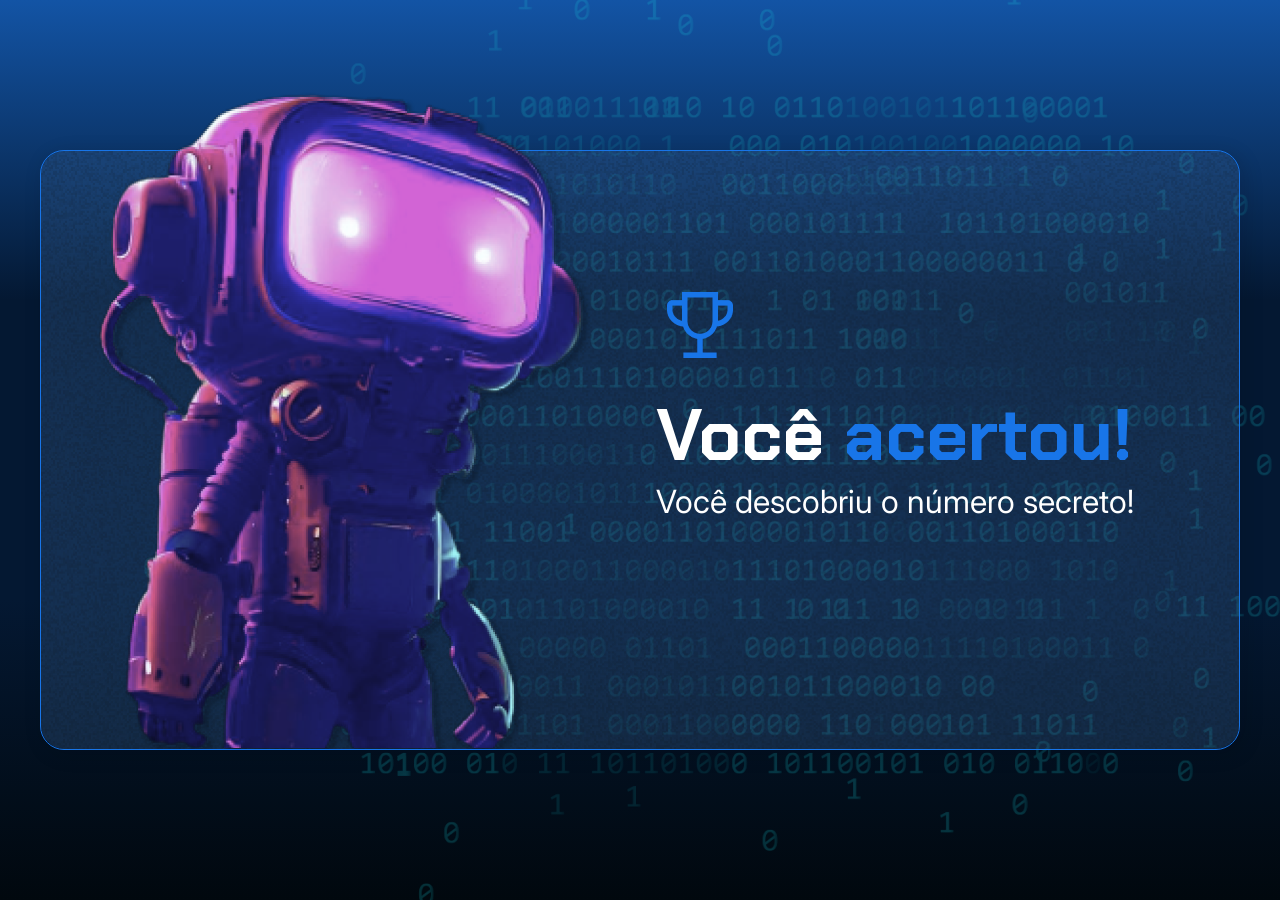
<file: logica-js-projeto_inicial/index.html>
<!DOCTYPE html>
<html lang="en">

<head>
    <meta charset="UTF-8">
    <meta name="viewport" content="width=device-width, initial-scale=1.0">
    <link rel="preconnect" href="https://fonts.googleapis.com">
    <link rel="preconnect" href="https://fonts.gstatic.com" crossorigin>
    <link href="https://fonts.googleapis.com/css2?family=Chakra+Petch:wght@700&family=Inter:wght@400;700&display=swap"
        rel="stylesheet">
    <link rel="stylesheet" href="style.css">
    <title>JS Game</title>
</head>

<body>
    <div class="container">
        <div class="container__conteudo">
            <img src="./img/robot.png" alt="robô mergulhador" class="container__imagem-robo" />
            <div class="container__informacoes">
                <img src="./img/trophy.png" alt="ícone de um troféu" />
                 <div class="container__texto">
                    <h1>Você <span class="container__texto-azul">acertou!</span></h1>
                    <h2>Você descobriu o número secreto!</h2>
                </div>
            </div>
        </div>
    </div>
    <script src="app.js" defer></script>
</body>

</html>
</file>
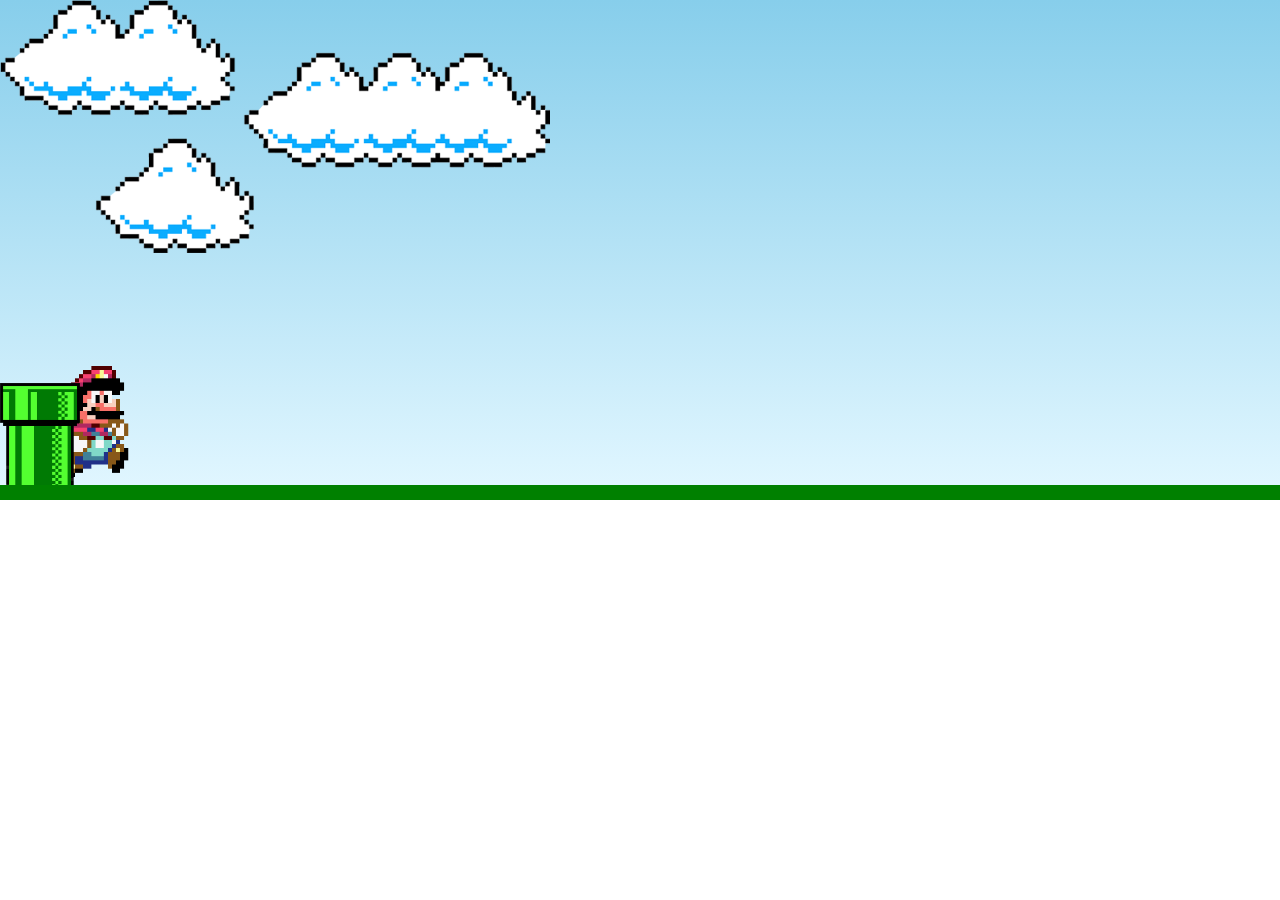
<file: Projetos/super mario/index.html>
<!DOCTYPE html>
<html lang="pt-BR">

<head>
    <meta charset="UTF-8">
    <meta name="viewport" content="width=device-width, initial-scale=1.0">
    <link rel="stylesheet" href="style.css">
    <title>Super Mario Jump</title>
</head>

<body>
    <div class="game-board">
        <img src="./clouds.png" class="clouds">
        <img src="./mario.gif" class="mario">
        <img src="./pipe.png" class="pipe">
    </div>
</body>
<script src="script.js"></script>

</html>
</file>
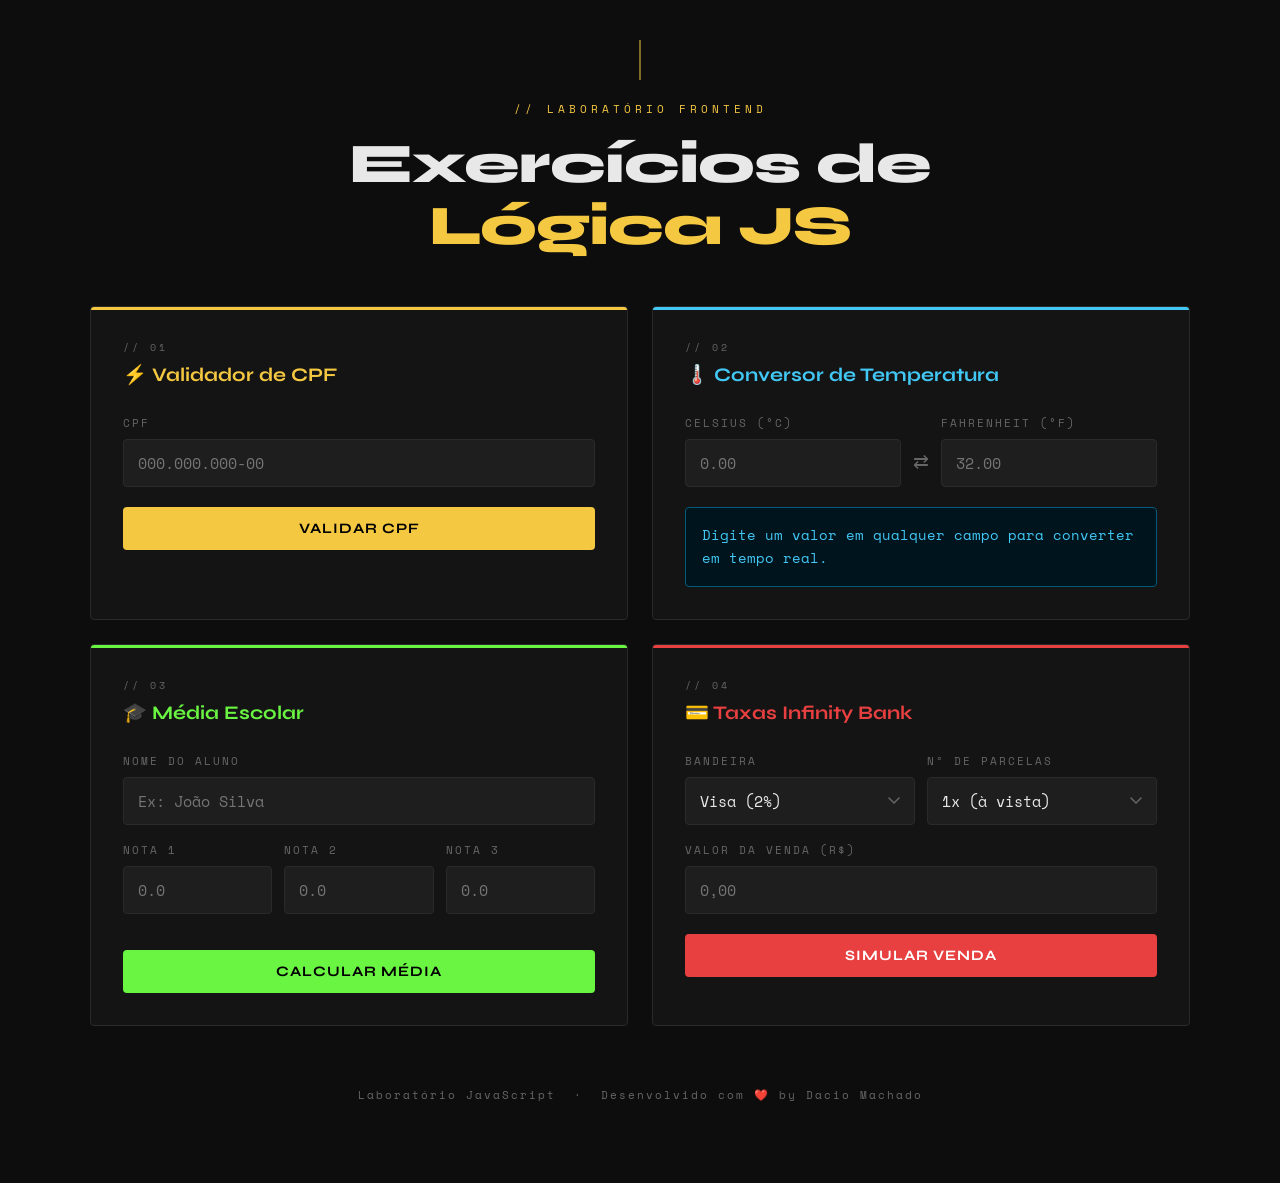
<file: 2° Bimestre/atividade_valendo _presenca_1206/magica.html>
<!DOCTYPE html>
<html lang="pt-br">
<head>
    <meta charset="UTF-8">
    <meta name="viewport" content="width=device-width, initial-scale=1.0">
    <title>Laboratório de Programação FrontEnd</title>
    <link href="https://fonts.googleapis.com/css2?family=Space+Mono:wght@400;700&family=Syne:wght@400;700;800&display=swap" rel="stylesheet">
    <style>
        :root {
            --bg: #0d0d0d;
            --card: #141414;
            --border: #2a2a2a;
            --accent-1: #f5c842;
            --accent-2: #e84040;
            --accent-3: #42c8f5;
            --accent-4: #6af542;
            --text: #e8e8e8;
            --muted: #666;
            --radius: 4px;
        }

        * { box-sizing: border-box; margin: 0; padding: 0; }

        body {
            background: var(--bg);
            color: var(--text);
            font-family: 'Syne', sans-serif;
            min-height: 100vh;
            padding: 40px 20px 80px;
        }

        header {
            text-align: center;
            padding: 60px 20px 50px;
            position: relative;
        }

        header::before {
            content: '';
            position: absolute;
            top: 0; left: 50%; transform: translateX(-50%);
            width: 1px; height: 40px;
            background: var(--accent-1);
        }

        header .label {
            font-family: 'Space Mono', monospace;
            font-size: 0.7em;
            color: var(--accent-1);
            letter-spacing: 4px;
            text-transform: uppercase;
            margin-bottom: 16px;
        }

        header h1 {
            font-size: clamp(2em, 5vw, 3.5em);
            font-weight: 800;
            line-height: 1.1;
            letter-spacing: -1px;
        }

        header h1 span { color: var(--accent-1); }

        .grid {
            display: grid;
            grid-template-columns: repeat(auto-fit, minmax(380px, 1fr));
            gap: 24px;
            max-width: 1100px;
            margin: 0 auto;
        }

        .card {
            background: var(--card);
            border: 1px solid var(--border);
            border-radius: var(--radius);
            padding: 32px;
            position: relative;
            overflow: hidden;
            transition: border-color 0.2s;
        }

        .card:hover { border-color: #444; }

        .card-accent {
            position: absolute;
            top: 0; left: 0; right: 0;
            height: 3px;
        }

        .card:nth-child(1) .card-accent { background: var(--accent-1); }
        .card:nth-child(2) .card-accent { background: var(--accent-3); }
        .card:nth-child(3) .card-accent { background: var(--accent-4); }
        .card:nth-child(4) .card-accent { background: var(--accent-2); }

        .card-num {
            font-family: 'Space Mono', monospace;
            font-size: 0.65em;
            color: var(--muted);
            letter-spacing: 3px;
            text-transform: uppercase;
            margin-bottom: 8px;
        }

        .card h2 {
            font-size: 1.2em;
            font-weight: 700;
            margin-bottom: 28px;
        }

        .card:nth-child(1) h2 { color: var(--accent-1); }
        .card:nth-child(2) h2 { color: var(--accent-3); }
        .card:nth-child(3) h2 { color: var(--accent-4); }
        .card:nth-child(4) h2 { color: var(--accent-2); }

        /* Inputs */
        .field { margin-bottom: 16px; }

        label {
            display: block;
            font-family: 'Space Mono', monospace;
            font-size: 0.7em;
            color: var(--muted);
            letter-spacing: 2px;
            text-transform: uppercase;
            margin-bottom: 8px;
        }

        input, select {
            width: 100%;
            background: #1e1e1e;
            border: 1px solid var(--border);
            color: var(--text);
            font-family: 'Space Mono', monospace;
            font-size: 0.95em;
            padding: 12px 14px;
            border-radius: var(--radius);
            outline: none;
            transition: border-color 0.2s;
            appearance: none;
        }

        input:focus, select:focus { border-color: #555; }

        select {
            background-image: url("data:image/svg+xml,%3Csvg xmlns='http://www.w3.org/2000/svg' width='12' height='8' viewBox='0 0 12 8'%3E%3Cpath d='M1 1l5 5 5-5' stroke='%23666' stroke-width='1.5' fill='none' stroke-linecap='round'/%3E%3C/svg%3E");
            background-repeat: no-repeat;
            background-position: right 14px center;
            padding-right: 36px;
            cursor: pointer;
        }

        .row { display: grid; grid-template-columns: 1fr 1fr; gap: 12px; }
        .row-3 { display: grid; grid-template-columns: 1fr 1fr 1fr; gap: 12px; }

        /* Buttons */
        btn, button {
            display: block;
            width: 100%;
            padding: 13px;
            border: none;
            border-radius: var(--radius);
            font-family: 'Syne', sans-serif;
            font-weight: 700;
            font-size: 0.9em;
            letter-spacing: 1px;
            cursor: pointer;
            transition: opacity 0.15s, transform 0.1s;
            margin-top: 20px;
            text-transform: uppercase;
        }

        button:active { transform: scale(0.98); }

        .card:nth-child(1) button { background: var(--accent-1); color: #000; }
        .card:nth-child(2) button { background: var(--accent-3); color: #000; }
        .card:nth-child(3) button { background: var(--accent-4); color: #000; }
        .card:nth-child(4) button { background: var(--accent-2); color: #fff; }

        button:hover { opacity: 0.85; }

        /* Result boxes */
        .result {
            margin-top: 20px;
            padding: 16px;
            border-radius: var(--radius);
            font-family: 'Space Mono', monospace;
            font-size: 0.85em;
            line-height: 1.7;
            display: none;
            border: 1px solid transparent;
        }

        .result.show { display: block; }
        .result.ok { background: #0d2010; border-color: #1a5c2a; color: #6af542; }
        .result.err { background: #200d0d; border-color: #5c1a1a; color: #f54242; }
        .result.warn { background: #1e1a00; border-color: #5c4e00; color: #f5c842; }
        .result.info { background: #00141e; border-color: #005c7a; color: #42c8f5; }
        .result.neutral { background: #161616; border-color: #333; color: var(--text); }

        /* Conversor: live fields */
        .conv-wrap {
            display: flex;
            align-items: center;
            gap: 12px;
        }

        .conv-wrap .field { flex: 1; margin: 0; }

        .conv-sep {
            font-family: 'Space Mono', monospace;
            color: var(--muted);
            font-size: 1.2em;
            padding-top: 20px;
            flex-shrink: 0;
        }

        /* Divider */
        .divider {
            height: 1px;
            background: var(--border);
            margin: 20px 0;
        }

        /* Footer */
        footer {
            text-align: center;
            margin-top: 60px;
            font-family: 'Space Mono', monospace;
            font-size: 0.7em;
            color: var(--muted);
            letter-spacing: 2px;
        }
    </style>
</head>
<body>

<header>
    <div class="label">// Laboratório FrontEnd</div>
    <h1>Exercícios de<br><span>Lógica JS</span></h1>
</header>

<div class="grid">

    <!-- ============ EXERCÍCIO 01: CPF ============ -->
    <div class="card">
        <div class="card-accent"></div>
        <div class="card-num">// 01</div>
        <h2>⚡ Validador de CPF</h2>

        <div class="field">
            <label>CPF</label>
            <input type="text" id="cpf-input" placeholder="000.000.000-00" maxlength="14">
        </div>

        <button onclick="validarCPF()">Validar CPF</button>

        <div class="result" id="cpf-result"></div>
    </div>

    <!-- ============ EXERCÍCIO 02: CONVERSOR ============ -->
    <div class="card">
        <div class="card-accent"></div>
        <div class="card-num">// 02</div>
        <h2>🌡️ Conversor de Temperatura</h2>

        <div class="conv-wrap">
            <div class="field">
                <label>Celsius (°C)</label>
                <input type="number" id="celsius" placeholder="0.00" step="0.1">
            </div>
            <div class="conv-sep">⇄</div>
            <div class="field">
                <label>Fahrenheit (°F)</label>
                <input type="number" id="fahrenheit" placeholder="32.00" step="0.1">
            </div>
        </div>

        <div class="result info show" id="conv-result">
            Digite um valor em qualquer campo para converter em tempo real.
        </div>
    </div>

    <!-- ============ EXERCÍCIO 03: MÉDIA ESCOLAR ============ -->
    <div class="card">
        <div class="card-accent"></div>
        <div class="card-num">// 03</div>
        <h2>🎓 Média Escolar</h2>

        <div class="field">
            <label>Nome do Aluno</label>
            <input type="text" id="aluno-nome" placeholder="Ex: João Silva">
        </div>

        <div class="row-3">
            <div class="field">
                <label>Nota 1</label>
                <input type="number" id="nota1" placeholder="0.0" min="0" max="10" step="0.1">
            </div>
            <div class="field">
                <label>Nota 2</label>
                <input type="number" id="nota2" placeholder="0.0" min="0" max="10" step="0.1">
            </div>
            <div class="field">
                <label>Nota 3</label>
                <input type="number" id="nota3" placeholder="0.0" min="0" max="10" step="0.1">
            </div>
        </div>

        <button onclick="calcularMedia()">Calcular Média</button>

        <div class="result" id="media-result"></div>
    </div>

    <!-- ============ EXERCÍCIO 04: INFINITY BANK ============ -->
    <div class="card">
        <div class="card-accent"></div>
        <div class="card-num">// 04</div>
        <h2>💳 Taxas Infinity Bank</h2>

        <div class="row">
            <div class="field">
                <label>Bandeira</label>
                <select id="bandeira">
                    <option value="visa">Visa (2%)</option>
                    <option value="master">Mastercard (1.85%)</option>
                    <option value="elo">Elo (3%)</option>
                </select>
            </div>
            <div class="field">
                <label>Nº de Parcelas</label>
                <select id="parcelas">
                    <option value="1">1x (à vista)</option>
                    <option value="2">2x</option>
                    <option value="3">3x</option>
                    <option value="4">4x</option>
                    <option value="5">5x</option>
                    <option value="6">6x</option>
                    <option value="7">7x</option>
                    <option value="8">8x</option>
                    <option value="9">9x</option>
                    <option value="10">10x</option>
                    <option value="11">11x</option>
                    <option value="12">12x</option>
                </select>
            </div>
        </div>

        <div class="field">
            <label>Valor da Venda (R$)</label>
            <input type="number" id="valor-venda" placeholder="0,00" min="0" step="0.01">
        </div>

        <button onclick="calcularTaxas()">Simular Venda</button>

        <div class="result" id="bank-result"></div>
    </div>

</div>

<footer>
    Laboratório JavaScript &nbsp;·&nbsp; Desenvolvido com ❤️ by Dacio Machado
</footer>

<script>
    /* ============================================================
       EXERCÍCIO 01 — VALIDADOR DE CPF
    ============================================================ */

    // Formata automaticamente enquanto digita
    document.getElementById('cpf-input').addEventListener('input', function () {
        let v = this.value.replace(/\D/g, '');
        if (v.length > 9)
            v = v.replace(/^(\d{3})(\d{3})(\d{3})(\d{0,2}).*/, '$1.$2.$3-$4');
        else if (v.length > 6)
            v = v.replace(/^(\d{3})(\d{3})(\d{0,3}).*/, '$1.$2.$3');
        else if (v.length > 3)
            v = v.replace(/^(\d{3})(\d{0,3}).*/, '$1.$2');
        this.value = v;
    });

    function validarCPF() {
        const input = document.getElementById('cpf-input').value;
        const cpf = input.replace(/\D/g, '');
        const res = document.getElementById('cpf-result');

        // Verifica tamanho e sequências inválidas (ex: 111.111.111-11)
        if (cpf.length !== 11 || /^(\d)\1{10}$/.test(cpf)) {
            mostrar(res, 'err', `✗ CPF inválido — formato incorreto ou sequência repetida.`);
            return;
        }

        // 1º dígito verificador
        let soma = 0;
        for (let i = 0; i < 9; i++) soma += Number(cpf[i]) * (10 - i);
        let dig1 = (soma * 10) % 11;
        if (dig1 === 10 || dig1 === 11) dig1 = 0;

        // 2º dígito verificador
        soma = 0;
        for (let i = 0; i < 10; i++) soma += Number(cpf[i]) * (11 - i);
        let dig2 = (soma * 10) % 11;
        if (dig2 === 10 || dig2 === 11) dig2 = 0;

        if (dig1 === Number(cpf[9]) && dig2 === Number(cpf[10])) {
            mostrar(res, 'ok', `✓ CPF ${input} é VÁLIDO.\nDígitos verificadores: ${dig1} e ${dig2} — conferem!`);
        } else {
            mostrar(res, 'err', `✗ CPF ${input} é INVÁLIDO.\nDígito esperado: ${dig1}${dig2} | Informado: ${cpf[9]}${cpf[10]}`);
        }
    }

    /* ============================================================
       EXERCÍCIO 02 — CONVERSOR DE TEMPERATURA (tempo real)
    ============================================================ */

    const celsiusInput = document.getElementById('celsius');
    const fahrenheitInput = document.getElementById('fahrenheit');
    const convResult = document.getElementById('conv-result');

    celsiusInput.addEventListener('input', function () {
        if (this.value === '') { fahrenheitInput.value = ''; return; }
        const c = parseFloat(this.value);
        const f = (c * 9 / 5) + 32;
        fahrenheitInput.value = f.toFixed(2);
        convResult.textContent = `${c.toFixed(2)} °C  →  ${f.toFixed(2)} °F`;
    });

    fahrenheitInput.addEventListener('input', function () {
        if (this.value === '') { celsiusInput.value = ''; return; }
        const f = parseFloat(this.value);
        const c = (f - 32) * 5 / 9;
        celsiusInput.value = c.toFixed(2);
        convResult.textContent = `${f.toFixed(2)} °F  →  ${c.toFixed(2)} °C`;
    });

    /* ============================================================
       EXERCÍCIO 03 — MÉDIA ESCOLAR
    ============================================================ */

    function calcularMedia() {
        const nome = document.getElementById('aluno-nome').value.trim();
        const n1 = Number(document.getElementById('nota1').value);
        const n2 = Number(document.getElementById('nota2').value);
        const n3 = Number(document.getElementById('nota3').value);
        const res = document.getElementById('media-result');

        if (!nome) { mostrar(res, 'err', '✗ Informe o nome do aluno.'); return; }
        if ([n1, n2, n3].some(n => isNaN(n) || n < 0 || n > 10)) {
            mostrar(res, 'err', '✗ Informe notas válidas entre 0 e 10.'); return;
        }

        const media = (n1 + n2 + n3) / 3;

        if (media >= 7.0) {
            mostrar(res, 'info',
                `Aluno: ${nome}\nNotas: ${n1.toFixed(1)} | ${n2.toFixed(1)} | ${n3.toFixed(1)}\nMédia: ${media.toFixed(2)}\n✓ Situação: APROVADO`);
        } else if (media >= 4.0) {
            const falta = (10 - media).toFixed(2);
            mostrar(res, 'ok',
                `Aluno: ${nome}\nNotas: ${n1.toFixed(1)} | ${n2.toFixed(1)} | ${n3.toFixed(1)}\nMédia: ${media.toFixed(2)}\n⚠ Situação: EXAME\nFalta ${falta} pontos para atingir 10.`);
        } else {
            mostrar(res, 'err',
                `Aluno: ${nome}\nNotas: ${n1.toFixed(1)} | ${n2.toFixed(1)} | ${n3.toFixed(1)}\nMédia: ${media.toFixed(2)}\n✗ Situação: REPROVADO`);
        }
    }

    /* ============================================================
       EXERCÍCIO 04 — TAXAS INFINITY BANK
    ============================================================ */

    function calcularTaxas() {
        const bandeira = document.getElementById('bandeira').value;
        const parcelas = Number(document.getElementById('parcelas').value);
        const venda = parseFloat(document.getElementById('valor-venda').value);
        const res = document.getElementById('bank-result');

        if (isNaN(venda) || venda <= 0) {
            mostrar(res, 'err', '✗ Informe um valor de venda válido.'); return;
        }

        // Taxa por bandeira (switch)
        let taxaBandeira, nomeBandeira;
        switch (bandeira) {
            case 'visa':   taxaBandeira = 0.02;   nomeBandeira = 'Visa';       break;
            case 'master': taxaBandeira = 0.0185; nomeBandeira = 'Mastercard'; break;
            case 'elo':    taxaBandeira = 0.03;   nomeBandeira = 'Elo';        break;
            default:       taxaBandeira = 0;      nomeBandeira = '—';
        }

        const valorTaxa   = venda * taxaBandeira;
        const jurosTotais = venda * (0.0035 * parcelas);   // 0.35% ao mês × nº parcelas
        const taxaMensal  = 12.50 * parcelas;               // R$ 12,50 por mês
        const valorTotal  = venda + valorTaxa + jurosTotais + taxaMensal;
        const valorParcela = valorTotal / parcelas;

        mostrar(res, 'neutral',
            `Bandeira: ${nomeBandeira} (${(taxaBandeira * 100).toFixed(2)}%)\n` +
            `────────────────────────────\n` +
            `Valor da Venda:     R$ ${fmt(venda)}\n` +
            `Taxa Bandeira:      R$ ${fmt(valorTaxa)}\n` +
            `Juros (${parcelas}x):      R$ ${fmt(jurosTotais)}\n` +
            `Taxa Mensal:        R$ ${fmt(taxaMensal)}\n` +
            `────────────────────────────\n` +
            `Valor Total:        R$ ${fmt(valorTotal)}\n` +
            `Valor da Parcela:   R$ ${fmt(valorParcela)} × ${parcelas}x`
        );
    }

    /* ============================================================
       UTILITÁRIOS
    ============================================================ */

    function mostrar(el, tipo, texto) {
        el.className = `result ${tipo} show`;
        el.textContent = texto;
    }

    function fmt(v) {
        return v.toFixed(2).replace('.', ',').replace(/\B(?=(\d{3})+(?!\d))/g, '.');
    }
</script>
</body>
</html>
</file>
<file: logica-js-projeto_inicial/style.css>
* {
    box-sizing: border-box;
    margin: 0;
    padding: 0;
    color: white;
}

body {
    background: linear-gradient(#1354A5 0%, #041832 33.33%, #041832 66.67%, #01080E 100%);
    height: 100vh;
    display: flex;
    align-items: center;
    justify-content: center;
}


body::before {
    background-image: url("img/code.png");
    background-repeat: no-repeat;
    background-position: right;
    content: "";
    display: block;
    position: absolute;
    width: 100%;
    height: 100%;
    opacity: 0.4;
}

.container {
    width: 1200px;
    height: 600px;
    display: flex;
    align-items: center;
    justify-content: space-between;
    border-radius: 24px;
    border: 1px solid #1875E8;
    box-shadow: 4px 4px 20px 0px rgba(1, 8, 14, 0.15);
    background-image: url("img/Ruido.png");
    background-size: 100% 100%;
    position: relative;
}

.container__conteudo {
    display: flex;
    align-items: center;
    position: absolute;
    bottom: 0;
}

.container__informacoes {
    flex: 1;
    padding: 20px;
}

.container__botao {
    border-radius: 16px;
    background: #1875E8;
    padding: 16px 24px;
    width: 100%;
    font-size: 24px;
    font-weight: 700;
    border: none;
    margin-top: 16px;
}

.container__texto {
    margin: 16px 0 16px 0;
}

.container__texto-azul {
    color: #1875E8;
}

h1 {
    font-family: 'Chakra Petch', sans-serif;
    font-size: 72px;
}

h2,
p,
button {
    font-family: 'Inter', sans-serif;
}

h2 {
    font-size: 32px;
    font-weight: 400;
}
</file>
<file: Projetos/super mario/style.css>
* {
    margin: 0;
    padding: 0;
    box-sizing: border-box;
}

.game-board {
    width: 100%;
    height: 500px;
    border-bottom: 15px solid green;
    margin: 0 auto;
    position: relative;
    overflow: hidden;
    background: linear-gradient(#87CEEB, #E0F6FF);
}

.pipe {
    position: absolute;
    bottom: 0;
    width: 80px;
    animation: pipe-animation 2s infinite linear;
}

.mario {
    width: 150px;
    position: absolute;
    bottom: 0;
}

.jump {
    animation: jump 500ms ease-out;
}

.clouds {
    width: 550px;
    position: absolute;
    animation: clouds-animation 20s infinite linear;

}


@keyframes jump {
    0% {
        bottom: 0;
    }

    40% {
        bottom: 60%;
    }

    50% {
        bottom: 60%;
    }

    60% {
        bottom: 60%;
    }

    100% {
        bottom: 0;
    }


}

@keyframes pipe-animation {
    from {
        right: -80px;
    }

    to {
        right: 100%;
    }
}

@keyframes clouds-animation {
    from {
        right: -550px;
    }

    to {
        right: 100%;
    }
}
</file>
